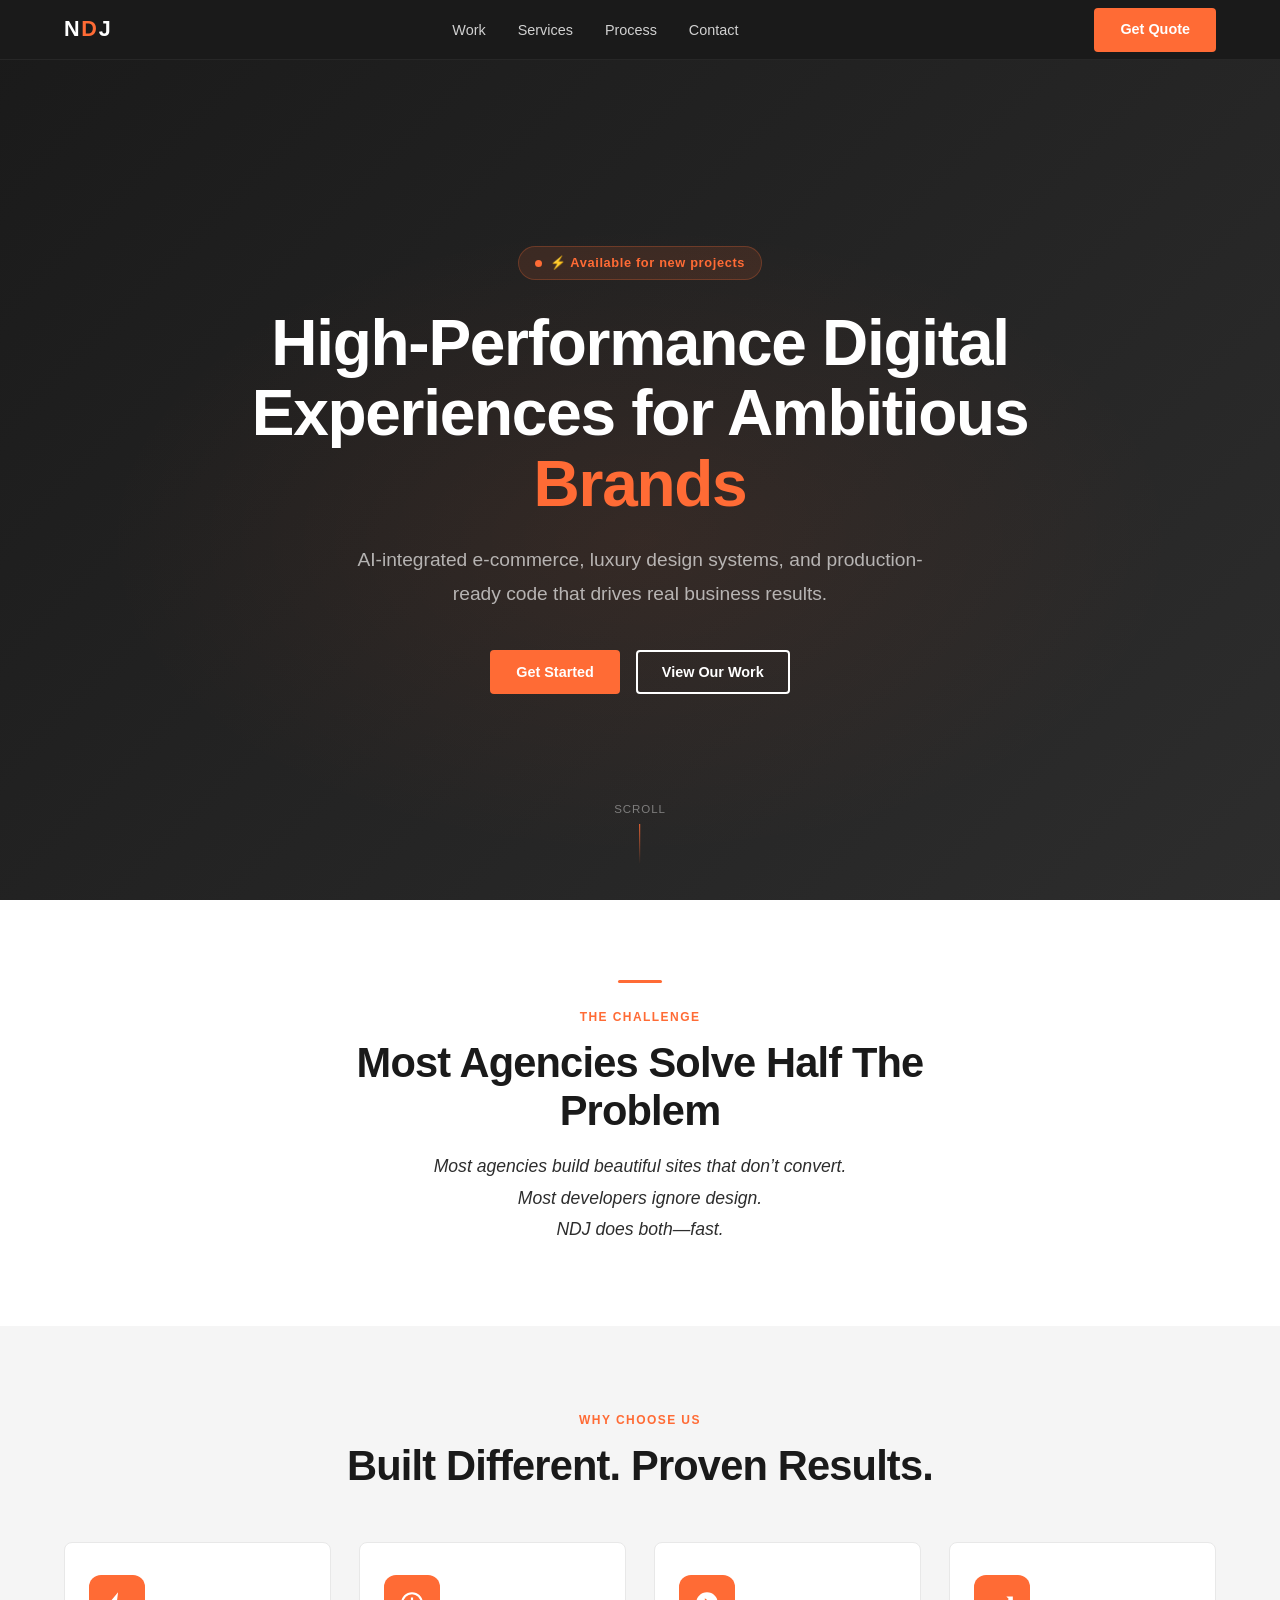
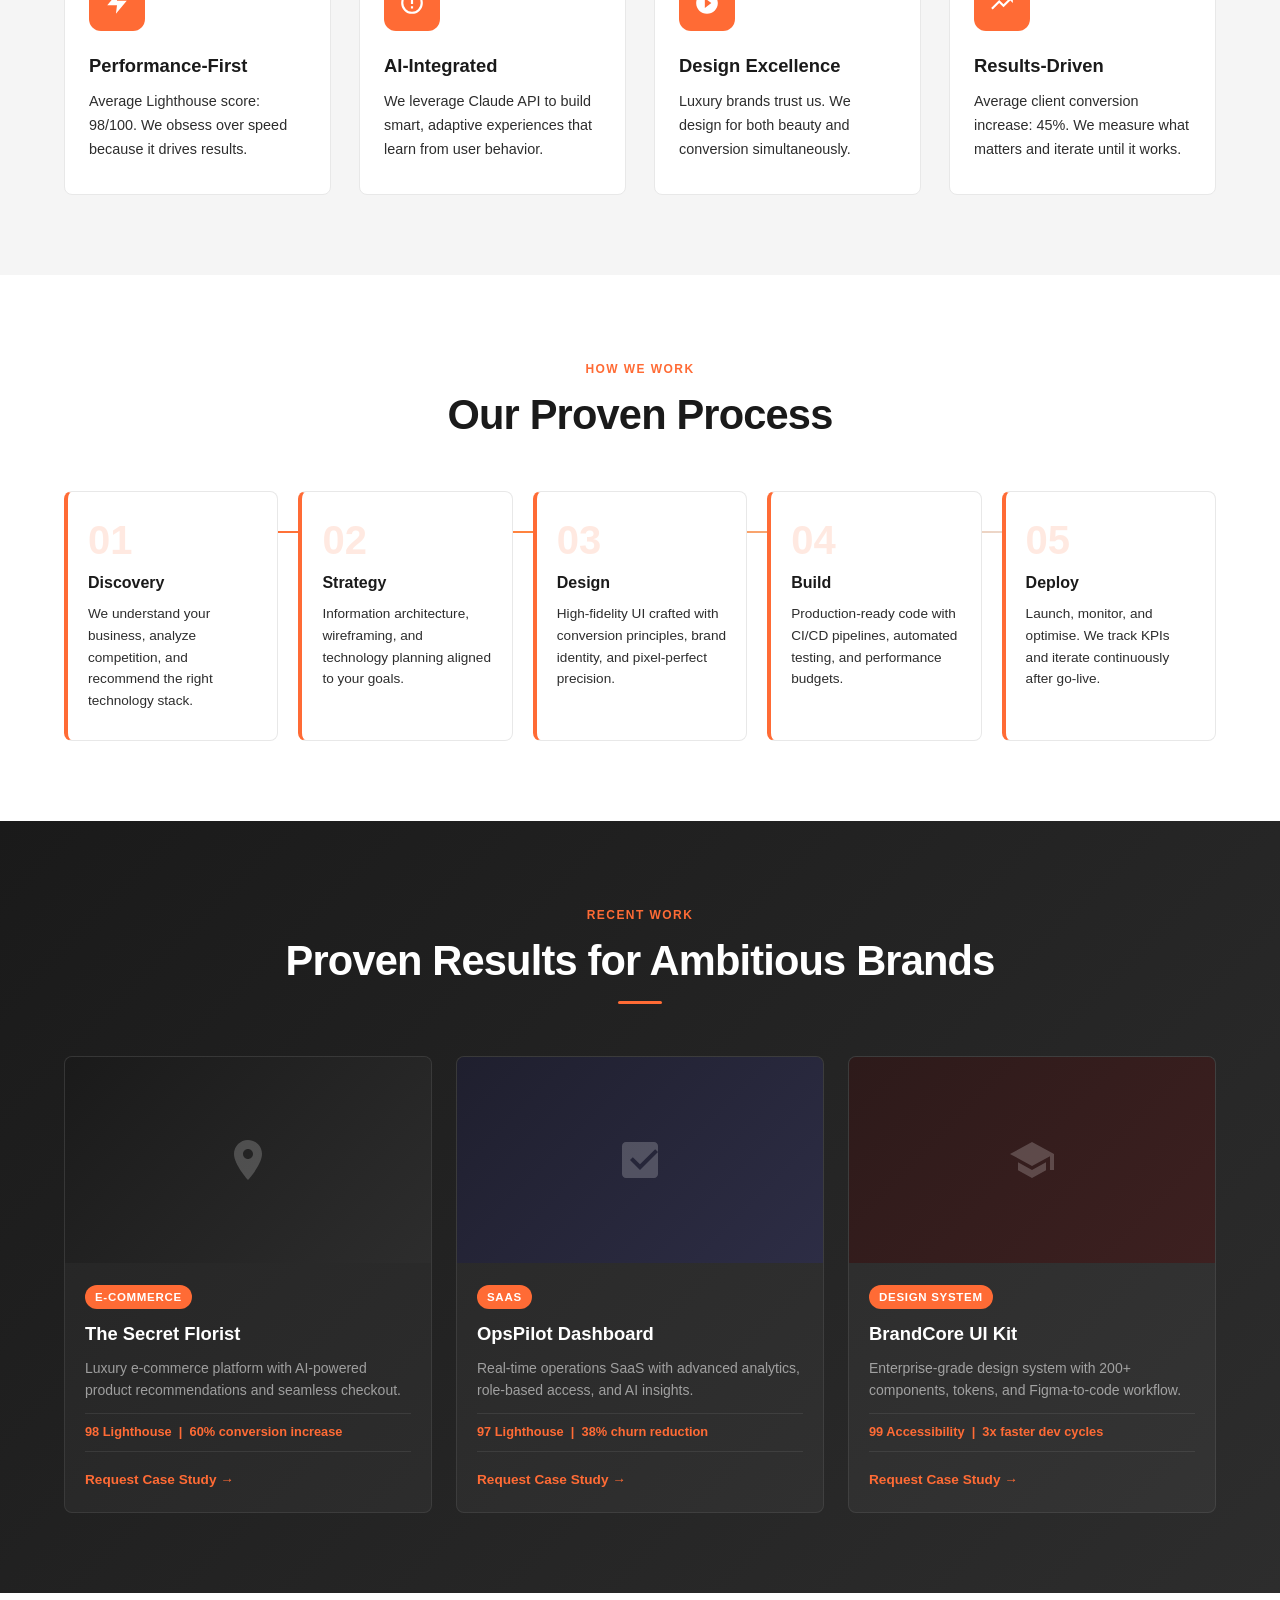
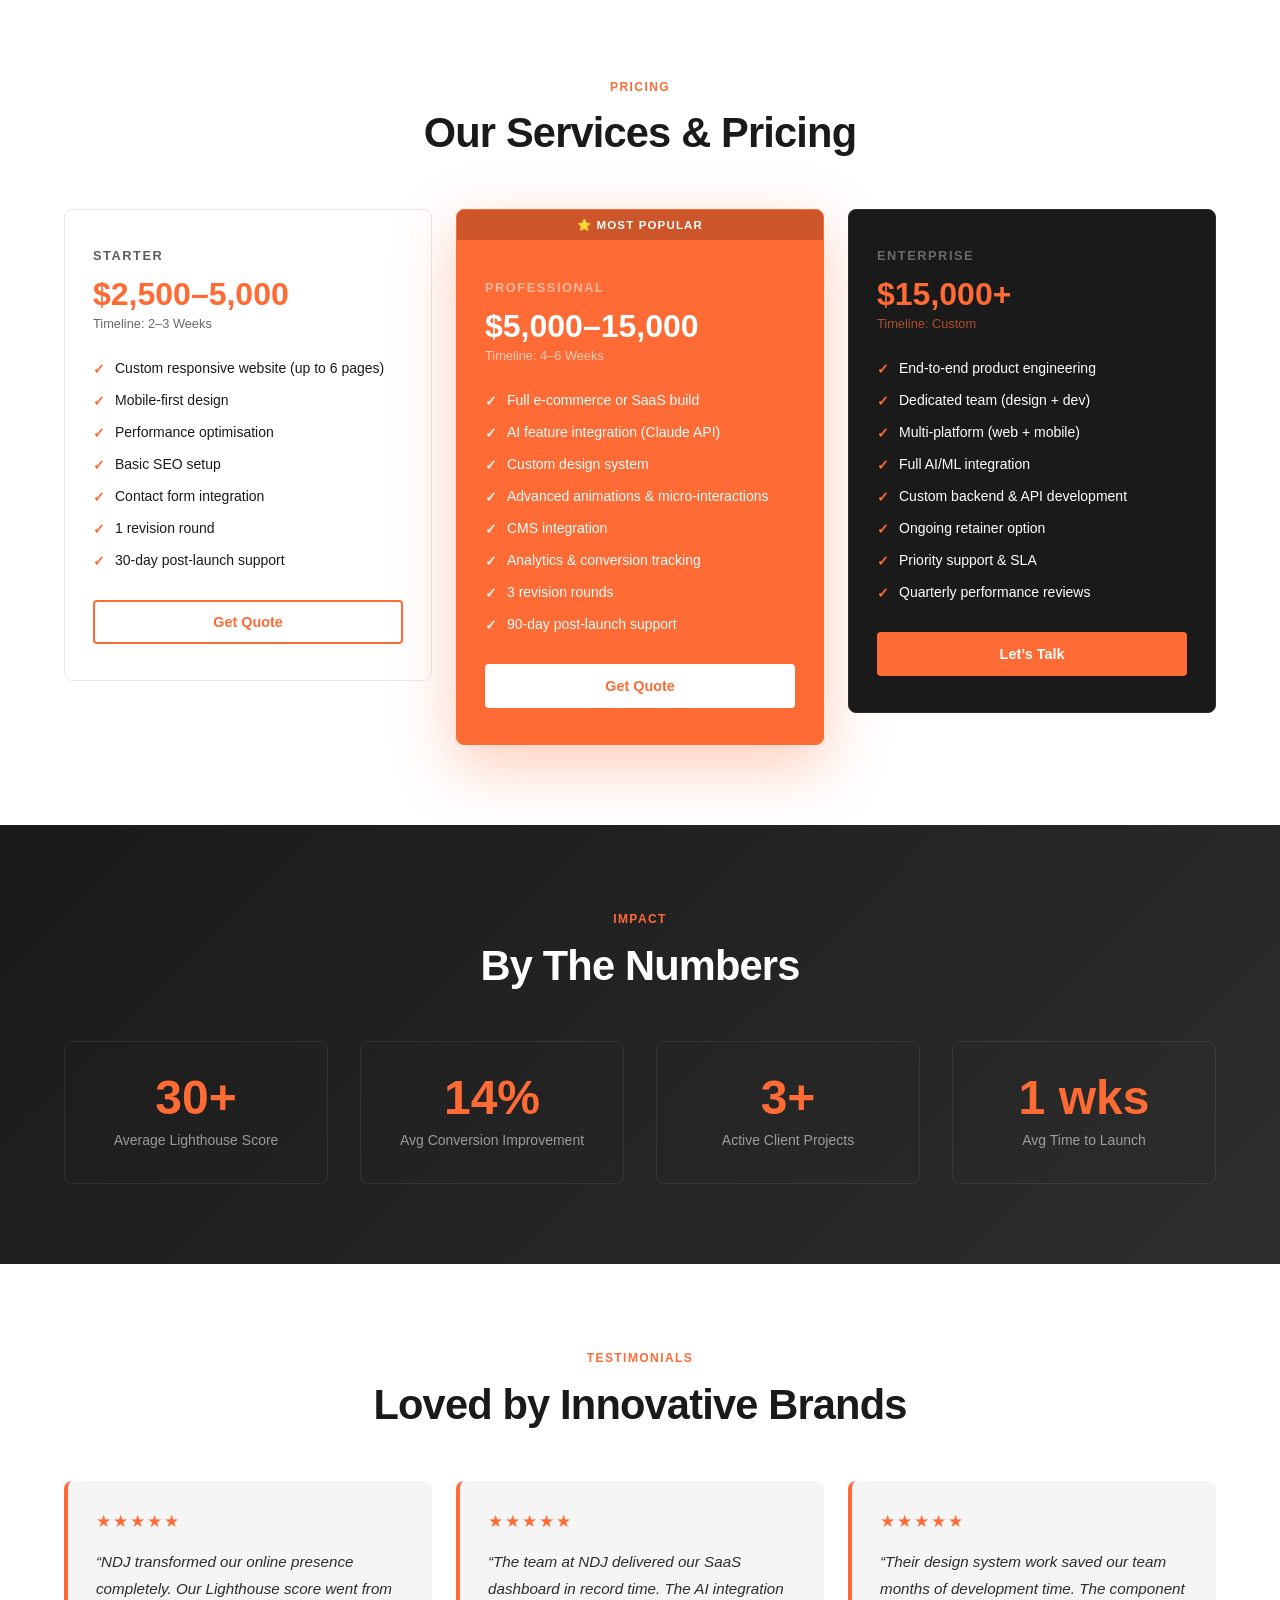
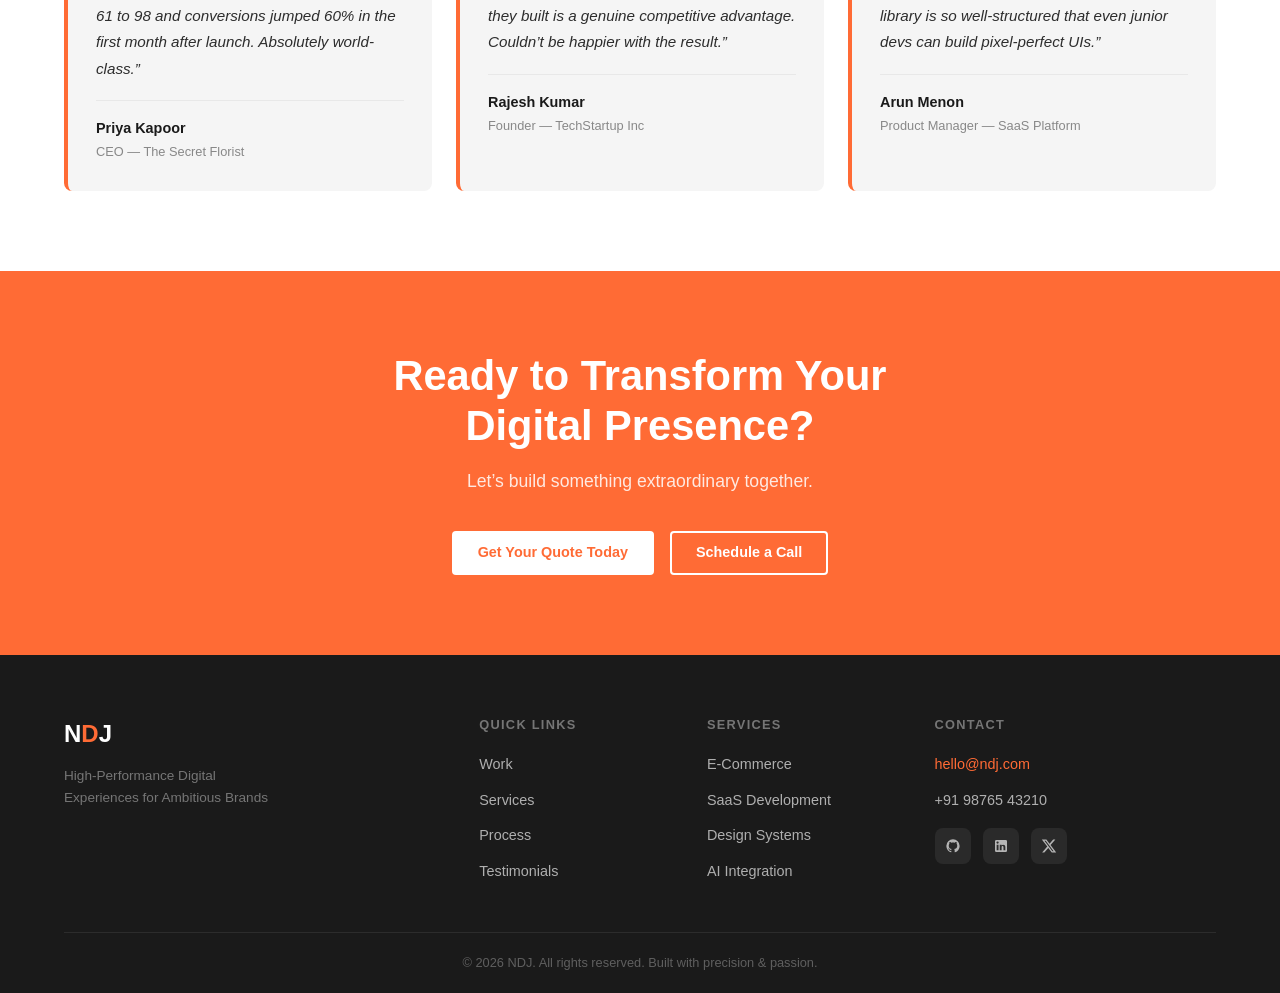
<file: ndj.html>
<!DOCTYPE html>
<html lang="en">
<head>
<meta charset="UTF-8">
<meta name="viewport" content="width=device-width,initial-scale=1">
<meta name="description" content="NDJ — High-Performance Digital Experiences. AI-integrated e-commerce, luxury design systems, and production-ready code that drives real business results.">
<meta name="author" content="Thushyanth">
<meta name="robots" content="index, follow">
<link rel="canonical" href="https://ninjadesignhub.netlify.app/ndj.html" />

<!-- Open Graph -->
<meta property="og:title" content="NDJ | High-Performance Digital Agency">
<meta property="og:description" content="AI-integrated e-commerce, luxury design systems, and production-ready code that drives real business results.">
<meta property="og:type" content="website">
<meta property="og:url" content="https://ninjadesignhub.netlify.app/ndj.html">
<meta property="og:image" content="https://ninjadesignhub.netlify.app/assets/NDH.jpeg">
<meta property="og:site_name" content="NDJ">

<!-- Twitter Card -->
<meta name="twitter:card" content="summary_large_image">
<meta name="twitter:title" content="NDJ | High-Performance Digital Agency">
<meta name="twitter:description" content="AI-integrated e-commerce, luxury design systems, and production-ready code.">
<meta name="twitter:image" content="https://ninjadesignhub.netlify.app/assets/NDH.jpeg">

<meta name="theme-color" content="#1a1a1a">
<title>NDJ | High-Performance Digital Agency</title>

<!-- Structured Data -->
<script type="application/ld+json">
{
  "@context": "https://schema.org",
  "@type": "ProfessionalService",
  "name": "NDJ",
  "url": "https://ninjadesignhub.netlify.app/ndj.html",
  "description": "High-performance digital experiences — AI-integrated e-commerce, luxury design systems, and production-ready code.",
  "founder": { "@type": "Person", "name": "Thushyanth" },
  "serviceType": ["E-Commerce", "SaaS Development", "Design Systems", "AI Integration"],
  "email": "hello@ndj.com"
}
</script>
<style>
*,*::before,*::after{box-sizing:border-box;margin:0;padding:0}
:root{
  --orange:#FF6B35;--orange-light:#FF8C42;--orange-pale:#FFE5D4;
  --black:#1a1a1a;--black-2:#2d2d2d;--white:#fff;--off-white:#f5f5f5;--gray:#e8e8e8;
  --font:-apple-system,BlinkMacSystemFont,'Segoe UI',Roboto,'Helvetica Neue',Arial,sans-serif;
  --t-fast:.2s ease-in-out;--t-base:.3s ease-in-out;--t-slow:.5s ease-in-out;
  --sh-sm:0 1px 3px rgba(0,0,0,.05);--sh-md:0 4px 12px rgba(0,0,0,.08);
  --sh-lg:0 8px 24px rgba(0,0,0,.12);--sh-or:0 4px 12px rgba(255,107,53,.15);
}
html{scroll-behavior:smooth;font-size:16px}
body{font-family:var(--font);color:var(--black);background:var(--white);line-height:1.6;overflow-x:hidden}
img{max-width:100%;display:block}
a{text-decoration:none;color:inherit}
ul{list-style:none}
.container{width:100%;max-width:1200px;margin:0 auto;padding:0 24px}
.sr-only{position:absolute;width:1px;height:1px;overflow:hidden;clip:rect(0,0,0,0)}

/* ── NAV ── */
#navbar{position:fixed;top:0;left:0;width:100%;height:60px;background:var(--black);z-index:1000;display:flex;align-items:center;border-bottom:1px solid rgba(255,255,255,.06);transition:box-shadow var(--t-base)}
#navbar.scrolled{box-shadow:0 2px 20px rgba(0,0,0,.4)}
#navbar .container{display:flex;align-items:center;justify-content:space-between;height:100%}
.nav-logo{font-size:1.35rem;font-weight:800;color:var(--white);letter-spacing:.08em}
.nav-logo span{color:var(--orange)}
.nav-links{display:flex;align-items:center;gap:32px}
.nav-links a{color:rgba(255,255,255,.8);font-size:.9rem;font-weight:500;transition:color var(--t-fast);position:relative}
.nav-links a::after{content:'';position:absolute;bottom:-4px;left:0;width:0;height:2px;background:var(--orange);transition:width var(--t-base)}
.nav-links a:hover,.nav-links a.active{color:var(--white)}
.nav-links a:hover::after,.nav-links a.active::after{width:100%}
.btn{display:inline-flex;align-items:center;justify-content:center;gap:8px;height:44px;padding:0 24px;border-radius:4px;font-weight:600;font-size:.9rem;cursor:pointer;transition:all var(--t-base);border:2px solid transparent}
.btn-orange{background:var(--orange);color:var(--white)}
.btn-orange:hover{background:var(--orange-light);transform:scale(1.04);box-shadow:var(--sh-or)}
.btn-outline-white{background:transparent;color:var(--white);border-color:var(--white)}
.btn-outline-white:hover{background:var(--white);color:var(--black);transform:scale(1.04)}
.btn-outline-orange{background:transparent;color:var(--orange);border-color:var(--orange)}
.btn-outline-orange:hover{background:var(--orange);color:var(--white);transform:scale(1.04)}
.btn-white-orange{background:var(--white);color:var(--orange)}
.btn-white-orange:hover{background:var(--off-white);transform:scale(1.04)}
.nav-cta{margin-left:16px}
.hamburger{display:none;flex-direction:column;gap:5px;cursor:pointer;padding:8px;background:none;border:none}
.hamburger span{display:block;width:22px;height:2px;background:var(--white);border-radius:2px;transition:all var(--t-base)}
.hamburger.open span:nth-child(1){transform:translateY(7px) rotate(45deg)}
.hamburger.open span:nth-child(2){opacity:0;transform:translateX(-8px)}
.hamburger.open span:nth-child(3){transform:translateY(-7px) rotate(-45deg)}
#mobile-menu{position:fixed;top:0;left:-100%;width:80%;max-width:300px;height:100vh;background:var(--black);z-index:1100;padding:80px 32px 32px;transition:left var(--t-slow);display:flex;flex-direction:column;gap:24px;box-shadow:4px 0 30px rgba(0,0,0,.4)}
#mobile-menu.open{left:0}
#mobile-menu a{color:rgba(255,255,255,.85);font-size:1.1rem;font-weight:500;padding:8px 0;border-bottom:1px solid rgba(255,255,255,.08);transition:color var(--t-fast)}
#mobile-menu a:hover{color:var(--orange)}
#mobile-menu .btn{margin-top:16px;width:100%}
#menu-overlay{display:none;position:fixed;inset:0;background:rgba(0,0,0,.6);z-index:1050;backdrop-filter:blur(2px)}
#menu-overlay.open{display:block}

/* ── HERO ── */
#hero{min-height:100vh;background:linear-gradient(135deg,var(--black) 0%,var(--black-2) 100%);display:flex;align-items:center;justify-content:center;text-align:center;padding:100px 24px 60px;position:relative;overflow:hidden}
#hero::before{content:'';position:absolute;inset:0;background:radial-gradient(ellipse 60% 50% at 50% 60%,rgba(255,107,53,.08) 0%,transparent 70%)}
.hero-badge{display:inline-flex;align-items:center;gap:8px;background:rgba(255,107,53,.12);border:1px solid rgba(255,107,53,.25);border-radius:100px;padding:6px 16px;font-size:.8rem;font-weight:600;color:var(--orange);letter-spacing:.05em;margin-bottom:28px;animation:fadeUp .6s ease both}
.hero-badge::before{content:'';width:7px;height:7px;border-radius:50%;background:var(--orange);animation:pulse 2s ease infinite}
@keyframes pulse{0%,100%{opacity:1;transform:scale(1)}50%{opacity:.5;transform:scale(1.3)}}
.hero-title{font-size:clamp(2.4rem,6vw,4rem);font-weight:800;color:var(--white);line-height:1.1;letter-spacing:-.02em;margin-bottom:24px;animation:fadeUp .6s .15s ease both}
.hero-title em{font-style:normal;color:var(--orange)}
.hero-sub{font-size:clamp(1rem,2vw,1.2rem);color:rgba(255,255,255,.65);max-width:580px;margin:0 auto 40px;line-height:1.75;animation:fadeUp .6s .3s ease both}
.hero-btns{display:flex;align-items:center;justify-content:center;gap:16px;flex-wrap:wrap;animation:fadeUp .6s .45s ease both}
.hero-scroll{position:absolute;bottom:36px;left:50%;transform:translateX(-50%);display:flex;flex-direction:column;align-items:center;gap:6px;color:rgba(255,255,255,.4);font-size:.72rem;letter-spacing:.08em;text-transform:uppercase}
.hero-scroll::after{content:'';width:1px;height:40px;background:linear-gradient(var(--orange),transparent);animation:scrollLine 1.5s ease infinite}
@keyframes scrollLine{0%{transform:scaleY(0);transform-origin:top}50%{transform:scaleY(1);transform-origin:top}100%{transform:scaleY(0);transform-origin:bottom}}
@keyframes fadeUp{from{opacity:0;transform:translateY(20px)}to{opacity:1;transform:translateY(0)}}

/* ── SECTIONS COMMON ── */
.section{padding:80px 0}
.section-label{display:inline-block;font-size:.75rem;font-weight:700;letter-spacing:.12em;text-transform:uppercase;color:var(--orange);margin-bottom:12px}
.section-title{font-size:clamp(1.8rem,4vw,2.6rem);font-weight:800;line-height:1.15;letter-spacing:-.02em;margin-bottom:16px}
.section-sub{font-size:1.05rem;line-height:1.75;color:var(--black-2);max-width:620px}
.text-center{text-align:center}
.text-center .section-sub{margin:0 auto}
.accent-line{width:44px;height:3px;background:var(--orange);border-radius:2px;margin:0 auto 20px}

/* ── PROBLEM ── */
#problem{background:var(--white)}
#problem .content{max-width:700px;margin:0 auto;text-align:center}
#problem blockquote{font-size:1.1rem;line-height:1.8;color:var(--black-2);margin-top:8px;font-style:italic}
#problem blockquote span{display:block}

/* ── WHY NDJ ── */
#why{background:var(--off-white)}
.features-grid{display:grid;grid-template-columns:repeat(4,1fr);gap:28px;margin-top:52px}
.feat-card{background:var(--white);border-radius:8px;padding:32px 24px;border:1px solid var(--gray);transition:all var(--t-base);position:relative;overflow:hidden}
.feat-card::before{content:'';position:absolute;bottom:0;left:0;width:100%;height:3px;background:var(--orange);transform:scaleX(0);transform-origin:left;transition:transform var(--t-base)}
.feat-card:hover{transform:translateY(-6px);box-shadow:var(--sh-lg);border-color:var(--orange)}
.feat-card:hover::before{transform:scaleX(1)}
.feat-icon{width:56px;height:56px;border-radius:12px;background:var(--orange);display:flex;align-items:center;justify-content:center;margin-bottom:20px}
.feat-icon svg{width:26px;height:26px;fill:var(--white)}
.feat-card h3{font-size:1.15rem;font-weight:700;color:var(--black);margin-bottom:10px}
.feat-card p{font-size:.9rem;color:var(--black-2);line-height:1.65}

/* ── PROCESS ── */
#process{background:var(--white)}
.process-grid{display:grid;grid-template-columns:repeat(5,1fr);gap:20px;margin-top:52px;position:relative}
.process-grid::before{content:'';position:absolute;top:40px;left:calc(10% + 20px);right:calc(10% + 20px);height:2px;background:linear-gradient(90deg,var(--orange),var(--orange-light),var(--gray));z-index:0}
.process-step{background:var(--white);border:1px solid var(--gray);border-radius:8px;padding:28px 20px;border-left:4px solid var(--orange);position:relative;z-index:1;transition:all var(--t-base)}
.process-step:hover{transform:translateY(-4px);box-shadow:var(--sh-lg)}
.step-num{font-size:2.5rem;font-weight:900;color:rgba(255,107,53,.15);line-height:1;margin-bottom:10px}
.process-step h3{font-size:1rem;font-weight:700;color:var(--black);margin-bottom:8px}
.process-step p{font-size:.85rem;color:var(--black-2);line-height:1.6}

/* ── WORK ── */
#work{background:linear-gradient(135deg,var(--black) 0%,var(--black-2) 100%);padding:80px 0}
#work .section-title{color:var(--white)}
#work .section-sub{color:rgba(255,255,255,.6)}
.work-grid{display:grid;grid-template-columns:repeat(3,1fr);gap:24px;margin-top:52px}
.work-card{background:rgba(255,255,255,.04);border:1px solid rgba(255,255,255,.08);border-radius:8px;overflow:hidden;transition:all var(--t-base)}
.work-card:hover{border-color:var(--orange);transform:translateY(-4px);box-shadow:0 16px 40px rgba(0,0,0,.4)}
.work-img{width:100%;aspect-ratio:16/9;background:var(--black-2);overflow:hidden;position:relative}
.work-img-inner{width:100%;height:100%;display:flex;align-items:center;justify-content:center;transition:transform var(--t-slow)}
.work-card:hover .work-img-inner{transform:scale(1.04)}
.work-img-inner svg{width:48px;height:48px;opacity:.2}
.work-body{padding:20px}
.work-tag{display:inline-block;background:var(--orange);color:var(--white);font-size:.72rem;font-weight:700;letter-spacing:.06em;padding:3px 10px;border-radius:100px;margin-bottom:10px;text-transform:uppercase}
.work-card h3{font-size:1.15rem;font-weight:700;color:var(--white);margin-bottom:8px}
.work-card p{font-size:.875rem;color:rgba(255,255,255,.55);line-height:1.6;margin-bottom:12px}
.work-metrics{font-size:.8rem;color:var(--orange);font-weight:600;margin-bottom:14px;padding:8px 0;border-top:1px solid rgba(255,255,255,.08);border-bottom:1px solid rgba(255,255,255,.08)}
.work-link{font-size:.85rem;color:var(--orange);font-weight:600;display:inline-flex;align-items:center;gap:6px;transition:gap var(--t-fast)}
.work-link:hover{gap:10px}

/* ── SERVICES / PRICING ── */
#services{background:var(--white)}
.pricing-grid{display:grid;grid-template-columns:repeat(3,1fr);gap:24px;margin-top:52px;align-items:start}
.price-card{border-radius:8px;padding:36px 28px;border:1px solid var(--gray);transition:all var(--t-base);position:relative;overflow:hidden}
.price-card:hover{transform:translateY(-4px);box-shadow:var(--sh-lg)}
.price-card.featured{background:var(--orange);border-color:var(--orange);color:var(--white);box-shadow:0 20px 60px rgba(255,107,53,.35)}
.price-card.dark{background:var(--black);border-color:var(--black-2);color:var(--white)}
.popular-badge{position:absolute;top:0;left:0;right:0;background:var(--orange-light);color:var(--white);font-size:.72rem;font-weight:800;letter-spacing:.1em;text-align:center;padding:6px;text-transform:uppercase}
.price-card.featured .popular-badge{background:rgba(0,0,0,.2)}
.price-name{font-size:.8rem;font-weight:700;letter-spacing:.12em;text-transform:uppercase;opacity:.7;margin-bottom:12px}
.price-amount{font-size:2rem;font-weight:800;color:var(--orange);line-height:1;margin-bottom:4px}
.price-card.featured .price-amount{color:var(--white)}
.price-card.dark .price-amount{color:var(--orange)}
.price-timeline{font-size:.8rem;opacity:.65;margin-bottom:24px}
.price-features{display:flex;flex-direction:column;gap:10px;margin-bottom:28px}
.price-features li{display:flex;align-items:flex-start;gap:10px;font-size:.875rem;line-height:1.5}
.price-features li::before{content:'✓';font-weight:700;color:var(--orange);flex-shrink:0;margin-top:1px}
.price-card.featured .price-features li::before{color:rgba(255,255,255,.9)}
.price-card.dark .price-features li::before{color:var(--orange)}

/* ── NUMBERS ── */
#numbers{background:linear-gradient(135deg,var(--black) 0%,var(--black-2) 100%)}
#numbers .section-title{color:var(--white)}
.metrics-grid{display:grid;grid-template-columns:repeat(4,1fr);gap:32px;margin-top:52px}
.metric{text-align:center;padding:32px 16px;border:1px solid rgba(255,255,255,.08);border-radius:8px;transition:border-color var(--t-base)}
.metric:hover{border-color:rgba(255,107,53,.4)}
.metric-value{font-size:3rem;font-weight:900;color:var(--orange);line-height:1;margin-bottom:8px}
.metric-label{font-size:.875rem;color:rgba(255,255,255,.55);line-height:1.5}

/* ── TESTIMONIALS ── */
#testimonials{background:var(--white)}
.testi-grid{display:grid;grid-template-columns:repeat(3,1fr);gap:24px;margin-top:52px}
.testi-card{background:var(--off-white);border-radius:8px;padding:28px;border-left:4px solid var(--orange);transition:all var(--t-base)}
.testi-card:hover{border-left-color:var(--orange-light);box-shadow:var(--sh-lg);transform:translateY(-4px)}
.stars{color:var(--orange);font-size:1.05rem;margin-bottom:14px;letter-spacing:2px}
.testi-quote{font-size:.95rem;line-height:1.75;color:var(--black-2);font-style:italic;margin-bottom:18px}
.testi-divider{height:1px;background:var(--gray);margin-bottom:16px}
.testi-name{font-weight:700;color:var(--black);font-size:.9rem}
.testi-role{font-size:.8rem;color:#888;margin-top:2px}

/* ── CTA / FOOTER ── */
#cta{background:var(--orange);padding:80px 0;text-align:center}
#cta h2{font-size:clamp(1.8rem,4vw,2.6rem);font-weight:800;color:var(--white);margin-bottom:16px;line-height:1.2}
#cta p{font-size:1.1rem;color:rgba(255,255,255,.85);margin-bottom:36px;max-width:500px;margin-left:auto;margin-right:auto}
.cta-btns{display:flex;align-items:center;justify-content:center;gap:16px;flex-wrap:wrap}
#footer{background:var(--black);padding:60px 0 0}
.footer-grid{display:grid;grid-template-columns:2fr 1fr 1fr 1.5fr;gap:40px;padding-bottom:48px;border-bottom:1px solid rgba(255,255,255,.08)}
.footer-logo{font-size:1.5rem;font-weight:800;margin-bottom:12px;color:var(--white)}
.footer-logo span{color:var(--orange)}
.footer-tag{font-size:.85rem;color:rgba(255,255,255,.4);max-width:220px;line-height:1.6}
.footer-col h4{font-size:.8rem;font-weight:700;letter-spacing:.1em;text-transform:uppercase;color:rgba(255,255,255,.4);margin-bottom:16px}
.footer-col ul{display:flex;flex-direction:column;gap:10px}
.footer-col a{font-size:.9rem;color:rgba(255,255,255,.65);transition:color var(--t-fast)}
.footer-col a:hover{color:var(--orange)}
.footer-col .contact-email{color:var(--orange)}
.social-links{display:flex;gap:12px;margin-top:16px}
.social-link{width:36px;height:36px;border-radius:8px;background:rgba(255,255,255,.07);display:flex;align-items:center;justify-content:center;transition:all var(--t-base);color:rgba(255,255,255,.6)}
.social-link:hover{background:var(--orange);color:var(--white)}
.social-link svg{width:16px;height:16px;fill:currentColor}
.footer-bottom{padding:20px 0;text-align:center;font-size:.8rem;color:rgba(255,255,255,.3)}

/* ── SCROLL REVEAL ── */
.reveal{opacity:0;transform:translateY(24px);transition:opacity .6s ease,transform .6s ease}
.reveal.visible{opacity:1;transform:translateY(0)}

/* ── RESPONSIVE ── */
@media(max-width:1024px){
  .features-grid{grid-template-columns:repeat(2,1fr)}
  .process-grid{grid-template-columns:repeat(2,1fr)}
  .process-grid::before{display:none}
  .work-grid{grid-template-columns:repeat(2,1fr)}
  .pricing-grid{grid-template-columns:1fr}
  .pricing-grid .price-card.featured{order:-1}
  .metrics-grid{grid-template-columns:repeat(2,1fr)}
  .testi-grid{grid-template-columns:repeat(2,1fr)}
  .footer-grid{grid-template-columns:1fr 1fr}
}
@media(max-width:768px){
  .nav-links,.nav-cta{display:none}
  .hamburger{display:flex}
  .section{padding:60px 0}
  .features-grid{grid-template-columns:1fr}
  .work-grid{grid-template-columns:1fr}
  .testi-grid{grid-template-columns:1fr}
  .footer-grid{grid-template-columns:1fr}
  .hero-btns{flex-direction:column;align-items:center}
  .hero-btns .btn{width:260px}
}
@media(max-width:480px){
  .metrics-grid{grid-template-columns:1fr 1fr}
}
section[id]{scroll-margin-top:68px}
@media(max-width:768px){#cta .cta-btns{flex-direction:column;align-items:center}.cta-btns .btn{width:280px}}
@media(hover:none){
  .feat-card:hover,.work-card:hover,.price-card:hover,.testi-card:hover,.process-step:hover,.metric:hover{transform:none;box-shadow:none}
}
</style>
</head>
<body>
<!-- NAV -->
<header id="navbar" role="banner">
<div class="container">
  <a href="#hero" class="nav-logo">N<span>D</span>J</a>
  <nav role="navigation" aria-label="Main navigation">
    <ul class="nav-links">
      <li><a href="#work">Work</a></li>
      <li><a href="#services">Services</a></li>
      <li><a href="#process">Process</a></li>
      <li><a href="#contact">Contact</a></li>
    </ul>
  </nav>
  <a href="#contact" class="btn btn-orange nav-cta">Get Quote</a>
  <button class="hamburger" id="hamburger" aria-label="Open menu" aria-expanded="false">
    <span></span><span></span><span></span>
  </button>
</div>
</header>
<div id="menu-overlay" aria-hidden="true"></div>
<nav id="mobile-menu" aria-label="Mobile navigation">
  <a href="#work" class="mobile-link">Work</a>
  <a href="#services" class="mobile-link">Services</a>
  <a href="#process" class="mobile-link">Process</a>
  <a href="#contact" class="mobile-link">Contact</a>
  <a href="#contact" class="btn btn-orange">Get Quote</a>
</nav>

<!-- HERO -->
<main>
<section id="hero" aria-labelledby="hero-title">
  <div>
    <div class="hero-badge">&#9889; Available for new projects</div>
    <h1 class="hero-title" id="hero-title">High-Performance Digital<br>Experiences for Ambitious<br><em>Brands</em></h1>
    <p class="hero-sub">AI-integrated e-commerce, luxury design systems, and production-ready code that drives real business results.</p>
    <div class="hero-btns">
      <a href="#contact" class="btn btn-orange">Get Started</a>
      <a href="#work" class="btn btn-outline-white">View Our Work</a>
    </div>
  </div>
  <div class="hero-scroll" aria-hidden="true">Scroll</div>
</section>

<!-- PROBLEM -->
<section id="problem" class="section" aria-labelledby="problem-title">
  <div class="container">
    <div class="content reveal">
      <div class="accent-line"></div>
      <span class="section-label">The Challenge</span>
      <h2 class="section-title" id="problem-title">Most Agencies Solve Half The Problem</h2>
      <blockquote>
        <span>Most agencies build beautiful sites that don&rsquo;t convert.</span>
        <span>Most developers ignore design.</span>
        <span>NDJ does both&mdash;fast.</span>
      </blockquote>
    </div>
  </div>
</section>

<!-- WHY NDJ -->
<section id="why" class="section" aria-labelledby="why-title">
  <div class="container">
    <div class="text-center reveal">
      <span class="section-label">Why Choose Us</span>
      <h2 class="section-title" id="why-title">Built Different. Proven Results.</h2>
    </div>
    <div class="features-grid">
      <div class="feat-card reveal">
        <div class="feat-icon">
          <svg viewBox="0 0 24 24" xmlns="http://www.w3.org/2000/svg" aria-hidden="true"><path d="M13 2L3 14h9l-1 8 10-12h-9l1-8z"/></svg>
        </div>
        <h3>Performance-First</h3>
        <p>Average Lighthouse score: 98/100. We obsess over speed because it drives results.</p>
      </div>
      <div class="feat-card reveal">
        <div class="feat-icon">
          <svg viewBox="0 0 24 24" xmlns="http://www.w3.org/2000/svg" aria-hidden="true"><path d="M12 2a10 10 0 100 20A10 10 0 0012 2zm0 18a8 8 0 110-16 8 8 0 010 16zm-1-5h2v2h-2zm0-8h2v6h-2z"/></svg>
        </div>
        <h3>AI-Integrated</h3>
        <p>We leverage Claude API to build smart, adaptive experiences that learn from user behavior.</p>
      </div>
      <div class="feat-card reveal">
        <div class="feat-icon">
          <svg viewBox="0 0 24 24" xmlns="http://www.w3.org/2000/svg" aria-hidden="true"><path d="M12 2C6.48 2 2 6.48 2 12s4.48 10 10 10 10-4.48 10-10S17.52 2 12 2zm-2 14.5v-9l6 4.5-6 4.5z"/></svg>
        </div>
        <h3>Design Excellence</h3>
        <p>Luxury brands trust us. We design for both beauty and conversion simultaneously.</p>
      </div>
      <div class="feat-card reveal">
        <div class="feat-icon">
          <svg viewBox="0 0 24 24" xmlns="http://www.w3.org/2000/svg" aria-hidden="true"><path d="M16 6l2.29 2.29-4.88 4.88-4-4L2 16.59 3.41 18l6-6 4 4 6.3-6.29L22 12V6h-6z"/></svg>
        </div>
        <h3>Results-Driven</h3>
        <p>Average client conversion increase: 45%. We measure what matters and iterate until it works.</p>
      </div>
    </div>
  </div>
</section>

<!-- PROCESS -->
<section id="process" class="section" aria-labelledby="process-title">
  <div class="container">
    <div class="text-center reveal">
      <span class="section-label">How We Work</span>
      <h2 class="section-title" id="process-title">Our Proven Process</h2>
    </div>
    <div class="process-grid">
      <div class="process-step reveal">
        <div class="step-num">01</div>
        <h3>Discovery</h3>
        <p>We understand your business, analyze competition, and recommend the right technology stack.</p>
      </div>
      <div class="process-step reveal">
        <div class="step-num">02</div>
        <h3>Strategy</h3>
        <p>Information architecture, wireframing, and technology planning aligned to your goals.</p>
      </div>
      <div class="process-step reveal">
        <div class="step-num">03</div>
        <h3>Design</h3>
        <p>High-fidelity UI crafted with conversion principles, brand identity, and pixel-perfect precision.</p>
      </div>
      <div class="process-step reveal">
        <div class="step-num">04</div>
        <h3>Build</h3>
        <p>Production-ready code with CI/CD pipelines, automated testing, and performance budgets.</p>
      </div>
      <div class="process-step reveal">
        <div class="step-num">05</div>
        <h3>Deploy</h3>
        <p>Launch, monitor, and optimise. We track KPIs and iterate continuously after go-live.</p>
      </div>
    </div>
  </div>
</section>

<!-- WORK -->
<section id="work" class="section" aria-labelledby="work-title">
  <div class="container">
    <div class="text-center reveal">
      <span class="section-label" style="color:var(--orange)">Recent Work</span>
      <h2 class="section-title" id="work-title">Proven Results for Ambitious Brands</h2>
      <div class="accent-line"></div>
    </div>
    <div class="work-grid">
      <article class="work-card reveal">
        <div class="work-img">
          <div class="work-img-inner" style="background:linear-gradient(135deg,#1a1a1a,#2d2d2d)">
            <svg viewBox="0 0 24 24" fill="white" aria-hidden="true"><path d="M12 2C8.13 2 5 5.13 5 9c0 5.25 7 13 7 13s7-7.75 7-13c0-3.87-3.13-7-7-7zm0 9.5c-1.38 0-2.5-1.12-2.5-2.5s1.12-2.5 2.5-2.5 2.5 1.12 2.5 2.5-1.12 2.5-2.5 2.5z"/></svg>
          </div>
        </div>
        <div class="work-body">
          <span class="work-tag">E-Commerce</span>
          <h3>The Secret Florist</h3>
          <p>Luxury e-commerce platform with AI-powered product recommendations and seamless checkout.</p>
          <div class="work-metrics">98 Lighthouse &nbsp;|&nbsp; 60% conversion increase</div>
          <a href="#contact" class="work-link">Request Case Study &#8594;</a>
        </div>
      </article>
      <article class="work-card reveal">
        <div class="work-img">
          <div class="work-img-inner" style="background:linear-gradient(135deg,#1f1f2e,#2d2d45)">
            <svg viewBox="0 0 24 24" fill="white" aria-hidden="true"><path d="M19 3H5c-1.1 0-2 .9-2 2v14c0 1.1.9 2 2 2h14c1.1 0 2-.9 2-2V5c0-1.1-.9-2-2-2zm-7 14l-5-5 1.41-1.41L12 14.17l7.59-7.59L21 8l-9 9z"/></svg>
          </div>
        </div>
        <div class="work-body">
          <span class="work-tag">SaaS</span>
          <h3>OpsPilot Dashboard</h3>
          <p>Real-time operations SaaS with advanced analytics, role-based access, and AI insights.</p>
          <div class="work-metrics">97 Lighthouse &nbsp;|&nbsp; 38% churn reduction</div>
          <a href="#contact" class="work-link">Request Case Study &#8594;</a>
        </div>
      </article>
      <article class="work-card reveal">
        <div class="work-img">
          <div class="work-img-inner" style="background:linear-gradient(135deg,#2d1a1a,#3d2020)">
            <svg viewBox="0 0 24 24" fill="white" aria-hidden="true"><path d="M12 3L1 9l11 6 9-4.91V17h2V9M5 13.18v4L12 21l7-3.82v-4L12 17l-7-3.82z"/></svg>
          </div>
        </div>
        <div class="work-body">
          <span class="work-tag">Design System</span>
          <h3>BrandCore UI Kit</h3>
          <p>Enterprise-grade design system with 200+ components, tokens, and Figma-to-code workflow.</p>
          <div class="work-metrics">99 Accessibility &nbsp;|&nbsp; 3x faster dev cycles</div>
          <a href="#contact" class="work-link">Request Case Study &#8594;</a>
        </div>
      </article>
    </div>
  </div>
</section>

<!-- SERVICES / PRICING -->
<section id="services" class="section" aria-labelledby="services-title">
  <div class="container">
    <div class="text-center reveal">
      <span class="section-label">Pricing</span>
      <h2 class="section-title" id="services-title">Our Services &amp; Pricing</h2>
    </div>
    <div class="pricing-grid">
      <div class="price-card reveal">
        <div class="price-name">Starter</div>
        <div class="price-amount">$2,500&ndash;5,000</div>
        <div class="price-timeline">Timeline: 2&ndash;3 Weeks</div>
        <ul class="price-features">
          <li>Custom responsive website (up to 6 pages)</li>
          <li>Mobile-first design</li>
          <li>Performance optimisation</li>
          <li>Basic SEO setup</li>
          <li>Contact form integration</li>
          <li>1 revision round</li>
          <li>30-day post-launch support</li>
        </ul>
        <a href="#contact" class="btn btn-outline-orange" style="width:100%;justify-content:center">Get Quote</a>
      </div>
      <div class="price-card featured reveal">
        <div class="popular-badge">&#11088; Most Popular</div>
        <div style="margin-top:32px">
          <div class="price-name" style="color:rgba(255,255,255,.75)">Professional</div>
          <div class="price-amount">$5,000&ndash;15,000</div>
          <div class="price-timeline">Timeline: 4&ndash;6 Weeks</div>
          <ul class="price-features">
            <li>Full e-commerce or SaaS build</li>
            <li>AI feature integration (Claude API)</li>
            <li>Custom design system</li>
            <li>Advanced animations &amp; micro-interactions</li>
            <li>CMS integration</li>
            <li>Analytics &amp; conversion tracking</li>
            <li>3 revision rounds</li>
            <li>90-day post-launch support</li>
          </ul>
          <a href="#contact" class="btn btn-white-orange" style="width:100%;justify-content:center">Get Quote</a>
        </div>
      </div>
      <div class="price-card dark reveal">
        <div class="price-name" style="color:rgba(255,255,255,.5)">Enterprise</div>
        <div class="price-amount">$15,000+</div>
        <div class="price-timeline" style="color:var(--orange)">Timeline: Custom</div>
        <ul class="price-features">
          <li>End-to-end product engineering</li>
          <li>Dedicated team (design + dev)</li>
          <li>Multi-platform (web + mobile)</li>
          <li>Full AI/ML integration</li>
          <li>Custom backend &amp; API development</li>
          <li>Ongoing retainer option</li>
          <li>Priority support &amp; SLA</li>
          <li>Quarterly performance reviews</li>
        </ul>
        <a href="#contact" class="btn btn-orange" style="width:100%;justify-content:center">Let&rsquo;s Talk</a>
      </div>
    </div>
  </div>
</section>

<!-- NUMBERS -->
<section id="numbers" class="section" aria-labelledby="numbers-title">
  <div class="container">
    <div class="text-center reveal">
      <span class="section-label" style="color:var(--orange)">Impact</span>
      <h2 class="section-title" id="numbers-title">By The Numbers</h2>
    </div>
    <div class="metrics-grid">
      <div class="metric reveal">
        <div class="metric-value" data-target="98" data-suffix="+">0</div>
        <div class="metric-label">Average Lighthouse Score</div>
      </div>
      <div class="metric reveal">
        <div class="metric-value" data-target="45" data-suffix="%">0</div>
        <div class="metric-label">Avg Conversion Improvement</div>
      </div>
      <div class="metric reveal">
        <div class="metric-value" data-target="12" data-suffix="+">0</div>
        <div class="metric-label">Active Client Projects</div>
      </div>
      <div class="metric reveal">
        <div class="metric-value" data-target="4" data-suffix=" wks">0</div>
        <div class="metric-label">Avg Time to Launch</div>
      </div>
    </div>
  </div>
</section>

<!-- TESTIMONIALS -->
<section id="testimonials" class="section" aria-labelledby="testi-title">
  <div class="container">
    <div class="text-center reveal">
      <span class="section-label">Testimonials</span>
      <h2 class="section-title" id="testi-title">Loved by Innovative Brands</h2>
    </div>
    <div class="testi-grid">
      <div class="testi-card reveal">
        <div class="stars">&#9733;&#9733;&#9733;&#9733;&#9733;</div>
        <p class="testi-quote">&ldquo;NDJ transformed our online presence completely. Our Lighthouse score went from 61 to 98 and conversions jumped 60% in the first month after launch. Absolutely world-class.&rdquo;</p>
        <div class="testi-divider"></div>
        <div class="testi-name">Priya Kapoor</div>
        <div class="testi-role">CEO &mdash; The Secret Florist</div>
      </div>
      <div class="testi-card reveal">
        <div class="stars">&#9733;&#9733;&#9733;&#9733;&#9733;</div>
        <p class="testi-quote">&ldquo;The team at NDJ delivered our SaaS dashboard in record time. The AI integration they built is a genuine competitive advantage. Couldn&rsquo;t be happier with the result.&rdquo;</p>
        <div class="testi-divider"></div>
        <div class="testi-name">Rajesh Kumar</div>
        <div class="testi-role">Founder &mdash; TechStartup Inc</div>
      </div>
      <div class="testi-card reveal">
        <div class="stars">&#9733;&#9733;&#9733;&#9733;&#9733;</div>
        <p class="testi-quote">&ldquo;Their design system work saved our team months of development time. The component library is so well-structured that even junior devs can build pixel-perfect UIs.&rdquo;</p>
        <div class="testi-divider"></div>
        <div class="testi-name">Arun Menon</div>
        <div class="testi-role">Product Manager &mdash; SaaS Platform</div>
      </div>
    </div>
  </div>
</section>

<!-- CTA -->
<section id="cta" aria-labelledby="cta-title">
  <div class="container">
    <h2 id="cta-title">Ready to Transform Your<br>Digital Presence?</h2>
    <p>Let&rsquo;s build something extraordinary together.</p>
    <div class="cta-btns">
      <a href="#contact" class="btn btn-white-orange">Get Your Quote Today</a>
      <a href="mailto:hello@ndj.com" class="btn btn-outline-white">Schedule a Call</a>
    </div>
  </div>
</section>
</main>

<!-- FOOTER -->
<footer id="footer" role="contentinfo">
  <div class="container">
    <div class="footer-grid">
      <div>
        <div class="footer-logo">N<span>D</span>J</div>
        <p class="footer-tag">High-Performance Digital Experiences for Ambitious Brands</p>
      </div>
      <div class="footer-col">
        <h4>Quick Links</h4>
        <ul>
          <li><a href="#work">Work</a></li>
          <li><a href="#services">Services</a></li>
          <li><a href="#process">Process</a></li>
          <li><a href="#testimonials">Testimonials</a></li>
        </ul>
      </div>
      <div class="footer-col">
        <h4>Services</h4>
        <ul>
          <li><a href="#services">E-Commerce</a></li>
          <li><a href="#services">SaaS Development</a></li>
          <li><a href="#services">Design Systems</a></li>
          <li><a href="#services">AI Integration</a></li>
        </ul>
      </div>
      <div class="footer-col" id="contact">
        <h4>Contact</h4>
        <ul>
          <li><a href="mailto:hello@ndj.com" class="contact-email">hello@ndj.com</a></li>
          <li><a href="tel:+919876543210">+91 98765 43210</a></li>
        </ul>
        <div class="social-links">
          <a href="https://github.com/thushyanth12" target="_blank" rel="noopener noreferrer" class="social-link" aria-label="GitHub profile">
            <svg viewBox="0 0 24 24"><path d="M12 2A10 10 0 002 12c0 4.42 2.87 8.17 6.84 9.5.5.08.66-.23.66-.5v-1.69c-2.77.6-3.36-1.34-3.36-1.34-.46-1.16-1.11-1.47-1.11-1.47-.91-.62.07-.6.07-.6 1 .07 1.53 1.03 1.53 1.03.87 1.52 2.34 1.07 2.91.83.09-.65.35-1.09.63-1.34-2.22-.25-4.55-1.11-4.55-4.92 0-1.11.38-2 1.03-2.71-.1-.25-.45-1.29.1-2.64 0 0 .84-.27 2.75 1.02.79-.22 1.65-.33 2.5-.33.85 0 1.71.11 2.5.33 1.91-1.29 2.75-1.02 2.75-1.02.55 1.35.2 2.39.1 2.64.65.71 1.03 1.6 1.03 2.71 0 3.82-2.34 4.66-4.57 4.91.36.31.69.92.69 1.85V21c0 .27.16.59.67.5C19.14 20.16 22 16.42 22 12A10 10 0 0012 2z"/></svg>
          </a>
          <a href="https://linkedin.com" target="_blank" rel="noopener noreferrer" class="social-link" aria-label="LinkedIn profile">
            <svg viewBox="0 0 24 24"><path d="M19 3a2 2 0 012 2v14a2 2 0 01-2 2H5a2 2 0 01-2-2V5a2 2 0 012-2h14m-.5 15.5v-5.3a3.26 3.26 0 00-3.26-3.26c-.85 0-1.84.52-2.32 1.3v-1.11h-2.79v8.37h2.79v-4.93c0-.77.62-1.4 1.39-1.4a1.4 1.4 0 011.4 1.4v4.93h2.79M6.88 8.56a1.68 1.68 0 001.68-1.68c0-.93-.75-1.69-1.68-1.69a1.69 1.69 0 00-1.69 1.69c0 .93.76 1.68 1.69 1.68m1.39 9.94v-8.37H5.5v8.37h2.77z"/></svg>
          </a>
          <a href="https://x.com" target="_blank" rel="noopener noreferrer" class="social-link" aria-label="Twitter / X profile">
            <svg viewBox="0 0 24 24"><path d="M18.244 2.25h3.308l-7.227 8.26 8.502 11.24H16.17l-5.214-6.817L4.99 21.75H1.68l7.73-8.835L1.254 2.25H8.08l4.713 6.231zm-1.161 17.52h1.833L7.084 4.126H5.117z"/></svg>
          </a>
        </div>
      </div>
    </div>
  </div>
  <div class="footer-bottom">
    <p>&copy; 2026 NDJ. All rights reserved. Built with precision &amp; passion.</p>
  </div>
</footer>

<script>
(function(){
  // NAV scroll effect
  var nav=document.getElementById('navbar');
  window.addEventListener('scroll',function(){
    nav.classList.toggle('scrolled',window.scrollY>40);
    highlightNav();
  },{passive:true});

  // Active nav highlight
  var sections=document.querySelectorAll('section[id]');
  var navLinks=document.querySelectorAll('.nav-links a');
  function highlightNav(){
    var scrollY=window.scrollY+80;
    sections.forEach(function(s){
      if(scrollY>=s.offsetTop&&scrollY<s.offsetTop+s.offsetHeight){
        navLinks.forEach(function(l){l.classList.remove('active')});
        var active=document.querySelector('.nav-links a[href="#'+s.id+'"]');
        if(active)active.classList.add('active');
      }
    });
  }

  // Hamburger
  var ham=document.getElementById('hamburger');
  var menu=document.getElementById('mobile-menu');
  var overlay=document.getElementById('menu-overlay');
  function openMenu(){
    ham.classList.add('open');
    menu.classList.add('open');
    overlay.classList.add('open');
    ham.setAttribute('aria-expanded','true');
    document.body.style.overflow='hidden';
    // Move focus to first link in mobile menu
    var firstLink = menu.querySelector('a');
    if(firstLink) firstLink.focus();
  }
  function closeMenu(){
    ham.classList.remove('open');
    menu.classList.remove('open');
    overlay.classList.remove('open');
    ham.setAttribute('aria-expanded','false');
    document.body.style.overflow='';
    // Return focus to hamburger button
    if(ham) ham.focus();
  }
  ham.addEventListener('click',function(){
    if(menu.classList.contains('open'))closeMenu();else openMenu();
  });
  overlay.addEventListener('click',closeMenu);
  document.querySelectorAll('.mobile-link').forEach(function(l){
    l.addEventListener('click',closeMenu);
  });

  // Escape key closes mobile menu
  document.addEventListener('keydown', function(e) {
    if (e.key === 'Escape' && menu.classList.contains('open')) {
      closeMenu();
    }
  });

  // Scroll reveal
  var reveals=document.querySelectorAll('.reveal');
  var ro=new IntersectionObserver(function(entries){
    entries.forEach(function(e){
      if(e.isIntersecting){e.target.classList.add('visible');ro.unobserve(e.target);}
    });
  },{threshold:0.12,rootMargin:'0px 0px -40px 0px'});
  reveals.forEach(function(r){ro.observe(r);});

  // Number counter
  var counters=document.querySelectorAll('.metric-value[data-target]');
  var counted=false;
  var co=new IntersectionObserver(function(entries){
    if(entries.some(function(e){return e.isIntersecting;})&&!counted){
      counted=true;
      counters.forEach(function(c){
        var target=parseInt(c.getAttribute('data-target'));
        var suffix=c.getAttribute('data-suffix')||'';
        var start=0;var dur=2000;var step=target/dur*16;
        var t=setInterval(function(){
          start+=step;
          if(start>=target){start=target;clearInterval(t);}
          c.textContent=Math.floor(start)+suffix;
        },16);
      });
    }
  },{threshold:0.3});
  counters.forEach(function(c){co.observe(c);});

  // Smooth scroll for all anchor links
  document.querySelectorAll('a[href^="#"]').forEach(function(a){
    a.addEventListener('click',function(e){
      var id=this.getAttribute('href').slice(1);
      if(!id)return;
      var el=document.getElementById(id);
      if(el){e.preventDefault();el.scrollIntoView({behavior:'smooth',block:'start'});}
    });
  });
})();
</script>
</body>
</html>
</file>
